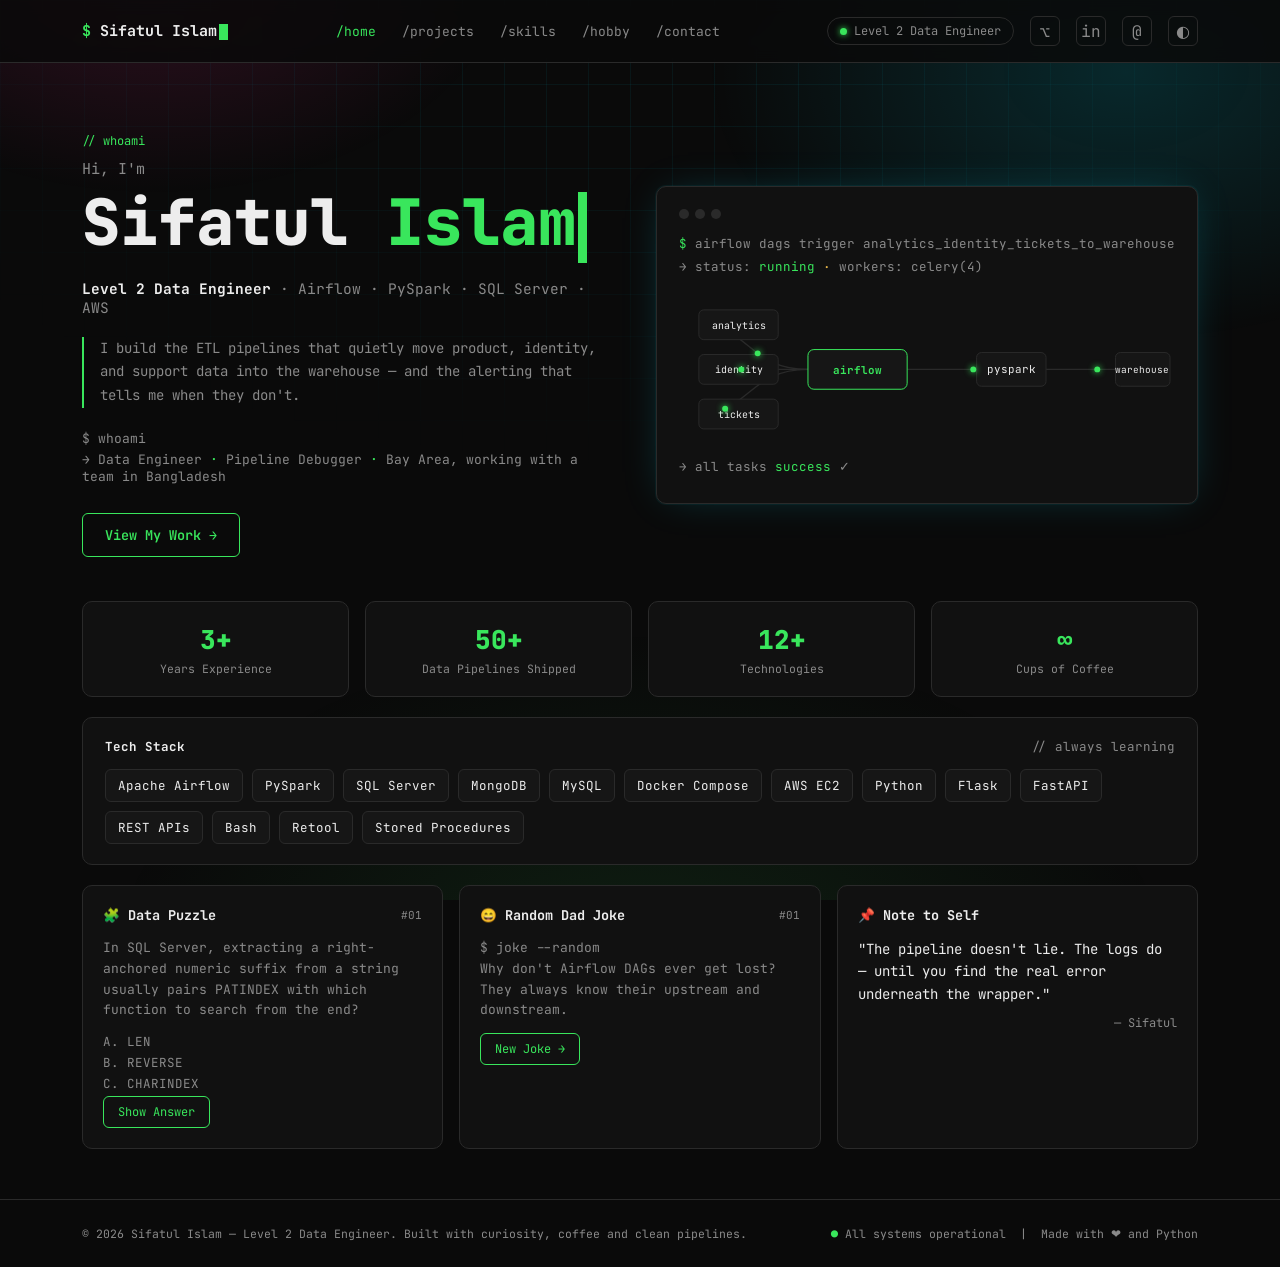
<file: index.html>
<!DOCTYPE html>
<html lang="en">
<head>
<meta charset="UTF-8">
<meta name="viewport" content="width=device-width, initial-scale=1.0">
<title>sifatul.exe — Data Engineer</title>
<link rel="preconnect" href="https://fonts.googleapis.com">
<link href="https://fonts.googleapis.com/css2?family=JetBrains+Mono:wght@400;500;600;700;800&display=swap" rel="stylesheet">
<link rel="stylesheet" href="style.css">
</head>
<body>

<nav>
  <div class="wrap">
    <div class="logo"><a href="./"><span class="dollar">$</span> Sifatul Islam<span class="cursor"></span></a></div>
    <button class="nav-toggle" id="navToggle" aria-label="Toggle menu">☰</button>
    <div class="center">
      <a href="./" class="active">/home</a>
      <a href="projects/">/projects</a>
      <a href="skills/">/skills</a>
      <a href="hobby/">/hobby</a>
      <a href="contact/">/contact</a>
    </div>
    <div class="right">
      <div class="status-chip"><span class="status-dot"></span> Level 2 Data Engineer</div>
      <a class="icon-btn" href="#" title="GitHub">⌥</a>
      <a class="icon-btn" href="https://www.linkedin.com/in/md-sifatul-islam-362971182" target="_blank" title="LinkedIn">in</a>
      <a class="icon-btn" href="mailto:sifatulislamk@gmail.com" title="Email">@</a>
      <div class="icon-btn" id="themeToggle" title="Toggle theme">◐</div>
    </div>
  </div>
</nav>

<header class="hero" id="home">
  <div class="wrap">
    <div class="hero-grid">
      <div>
        <div class="section-tag">whoami</div>
        <div style="font-size:15px; color:var(--muted);">Hi, I'm</div>
        <h1>Sifatul <span class="green">Islam</span><span class="cursor"></span></h1>
        <div class="subtitle"><b>Level 2 Data Engineer</b> · Airflow · PySpark · SQL Server · AWS</div>
        <blockquote>I build the ETL pipelines that quietly move product, identity, and support data into the warehouse — and the alerting that tells me when they don't.</blockquote>
        <div class="whoami">
          <div>$ whoami</div>
          <div>→ Data Engineer <span class="g">·</span> Pipeline Debugger <span class="g">·</span> Bay Area, working with a team in Bangladesh</div>
        </div>
        <a href="projects/" class="btn">View My Work →</a>
      </div>

      <div class="hero-visual">
        <div class="winbar"><span></span><span></span><span></span></div>
        <div class="term-line"><span class="g">$</span> airflow dags trigger analytics_identity_tickets_to_warehouse</div>
        <div class="term-line">→ status: <span class="g">running</span> <span class="a">·</span> workers: celery(4)</div>
        <svg class="pipe" viewBox="0 0 500 150" xmlns="http://www.w3.org/2000/svg">
          <path id="p1" class="pedge" d="M20,30 C70,30 70,75 130,75"/>
          <path id="p2" class="pedge" d="M20,75 L130,75"/>
          <path id="p3" class="pedge" d="M20,120 C70,120 70,75 130,75"/>
          <path id="p4" class="pedge" d="M230,75 L300,75"/>
          <path id="p5" class="pedge" d="M370,75 L440,75"/>

          <rect class="pbox" x="20" y="15" width="80" height="30" rx="5"/>
          <text class="ptxt" x="60" y="34" text-anchor="middle" style="font-size:10px;">analytics</text>
          <rect class="pbox" x="20" y="60" width="80" height="30" rx="5"/>
          <text class="ptxt" x="60" y="79" text-anchor="middle" style="font-size:10px;">identity</text>
          <rect class="pbox" x="20" y="105" width="80" height="30" rx="5"/>
          <text class="ptxt" x="60" y="124" text-anchor="middle" style="font-size:10px;">tickets</text>

          <rect class="pbox on" x="130" y="55" width="100" height="40" rx="6"/>
          <text class="ptxt on" x="180" y="80" text-anchor="middle">airflow</text>

          <rect class="pbox" x="300" y="58" width="70" height="34" rx="5"/>
          <text class="ptxt" x="335" y="79" text-anchor="middle">pyspark</text>

          <rect class="pbox" x="440" y="58" width="55" height="34" rx="5"/>
          <text class="ptxt" x="467" y="79" text-anchor="middle" style="font-size:9.5px;">warehouse</text>

          <circle class="pdot" r="3"><animateMotion dur="2.4s" repeatCount="indefinite"><mpath href="#p1"/></animateMotion></circle>
          <circle class="pdot" r="3"><animateMotion dur="2.4s" repeatCount="indefinite" begin="0.4s"><mpath href="#p2"/></animateMotion></circle>
          <circle class="pdot" r="3"><animateMotion dur="2.4s" repeatCount="indefinite" begin="0.8s"><mpath href="#p3"/></animateMotion></circle>
          <circle class="pdot" r="3"><animateMotion dur="1.4s" repeatCount="indefinite"><mpath href="#p4"/></animateMotion></circle>
          <circle class="pdot" r="3"><animateMotion dur="1.4s" repeatCount="indefinite" begin="0.3s"><mpath href="#p5"/></animateMotion></circle>
        </svg>
        <div class="term-line" style="margin-top:10px;">→ all tasks <span class="g">success</span> ✓</div>
      </div>
    </div>

    <div class="stats">
      <div class="stat"><div class="num">3+</div><div class="lbl">Years Experience</div></div>
      <div class="stat"><div class="num">50+</div><div class="lbl">Data Pipelines Shipped</div></div>
      <div class="stat"><div class="num">12+</div><div class="lbl">Technologies</div></div>
      <div class="stat"><div class="num">∞</div><div class="lbl">Cups of Coffee</div></div>
    </div>

    <div class="stack-panel">
      <div class="stack-head"><b>Tech Stack</b><span>// always learning</span></div>
      <div class="pill-row">
        <span class="pill">Apache Airflow</span><span class="pill">PySpark</span><span class="pill">SQL Server</span>
        <span class="pill">MongoDB</span><span class="pill">MySQL</span><span class="pill">Docker Compose</span>
        <span class="pill">AWS EC2</span><span class="pill">Python</span><span class="pill">Flask</span>
        <span class="pill">FastAPI</span><span class="pill">REST APIs</span><span class="pill">Bash</span>
        <span class="pill">Retool</span><span class="pill">Stored Procedures</span>
      </div>
    </div>

    <div class="widgets">
      <div class="widget">
        <div class="widget-head">🧩 Data Puzzle <span class="n">#01</span></div>
        <p>In SQL Server, extracting a right-anchored numeric suffix from a string usually pairs <code>PATINDEX</code> with which function to search from the end?</p>
        <div class="opt">A. LEN</div>
        <div class="opt">B. REVERSE</div>
        <div class="opt">C. CHARINDEX</div>
        <button class="wbtn" onclick="document.getElementById('ans1').style.display='block'">Show Answer</button>
        <div class="answer" id="ans1">→ B. REVERSE — reverse the string, run PATINDEX from the front, then map the position back.</div>
      </div>

      <div class="widget">
        <div class="widget-head">😄 Random Dad Joke <span class="n" id="jokeNum">#01</span></div>
        <p id="jokeText">$ joke --random<br>Why don't Airflow DAGs ever get lost? They always know their upstream and downstream.</p>
        <button class="wbtn" onclick="nextJoke()">New Joke →</button>
      </div>

      <div class="widget">
        <div class="widget-head">📌 Note to Self</div>
        <div class="quote">"The pipeline doesn't lie. The logs do — until you find the real error underneath the wrapper."</div>
        <div class="quote-by">— Sifatul</div>
      </div>
    </div>
  </div>
</header>

<footer>
  <div class="wrap" style="display:flex; justify-content:space-between; flex-wrap:wrap; gap:8px; width:100%;">
    <div>© 2026 Sifatul Islam — Level 2 Data Engineer. Built with curiosity, coffee and clean pipelines.</div>
    <div><span class="g">●</span> All systems operational &nbsp;|&nbsp; Made with ❤ and Python</div>
  </div>
</footer>

<script src="script.js"></script>
</body>
</html>
</file>
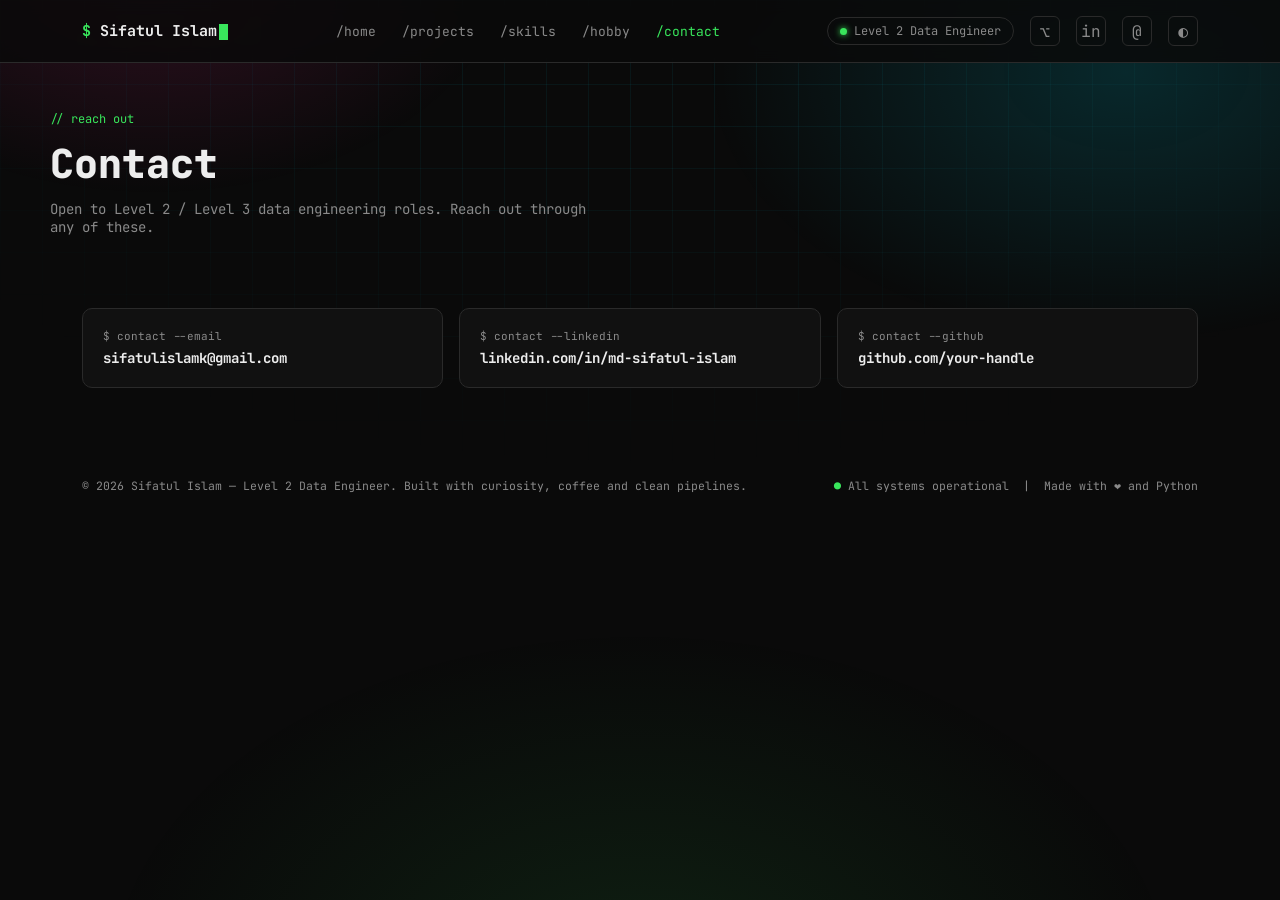
<file: contact/index.html>
<!DOCTYPE html>
<html lang="en">
<head>
<meta charset="UTF-8">
<meta name="viewport" content="width=device-width, initial-scale=1.0">
<title>Contact — Sifatul Islam</title>
<link rel="preconnect" href="https://fonts.googleapis.com">
<link href="https://fonts.googleapis.com/css2?family=JetBrains+Mono:wght@400;500;600;700;800&display=swap" rel="stylesheet">
<link rel="stylesheet" href="../style.css">
</head>
<body>

<nav>
  <div class="wrap">
    <div class="logo"><a href="../"><span class="dollar">$</span> Sifatul Islam<span class="cursor"></span></a></div>
    <button class="nav-toggle" id="navToggle" aria-label="Toggle menu">☰</button>
    <div class="center">
      <a href="../">/home</a>
      <a href="../projects/">/projects</a>
      <a href="../skills/">/skills</a>
      <a href="../hobby/">/hobby</a>
      <a href="../contact/" class="active">/contact</a>
    </div>
    <div class="right">
      <div class="status-chip"><span class="status-dot"></span> Level 2 Data Engineer</div>
      <a class="icon-btn" href="#" title="GitHub">⌥</a>
      <a class="icon-btn" href="https://www.linkedin.com/in/md-sifatul-islam-362971182" target="_blank" title="LinkedIn">in</a>
      <a class="icon-btn" href="mailto:sifatulislamk@gmail.com" title="Email">@</a>
      <div class="icon-btn" id="themeToggle" title="Toggle theme">◐</div>
    </div>
  </div>
</nav>

<div class="wrap page-header">
  <div class="section-tag">reach out</div>
  <h1>Contact</h1>
  <p>Open to Level 2 / Level 3 data engineering roles. Reach out through any of these.</p>
</div>

<section style="border-bottom:none;">
  <div class="wrap">
    <div class="contact-grid">
      <a class="ccard" href="mailto:sifatulislamk@gmail.com"><div class="l">$ contact --email</div><div class="v">sifatulislamk@gmail.com</div></a>
      <a class="ccard" href="https://www.linkedin.com/in/md-sifatul-islam-362971182" target="_blank"><div class="l">$ contact --linkedin</div><div class="v">linkedin.com/in/md-sifatul-islam</div></a>
      <a class="ccard" href="#" target="_blank"><div class="l">$ contact --github</div><div class="v">github.com/your-handle</div></a>
    </div>
  </div>
</section>

<footer>
  <div class="wrap" style="display:flex; justify-content:space-between; flex-wrap:wrap; gap:8px; width:100%;">
    <div>© 2026 Sifatul Islam — Level 2 Data Engineer. Built with curiosity, coffee and clean pipelines.</div>
    <div><span class="g">●</span> All systems operational &nbsp;|&nbsp; Made with ❤ and Python</div>
  </div>
</footer>

<script src="../script.js"></script>
</body>
</html>
</file>
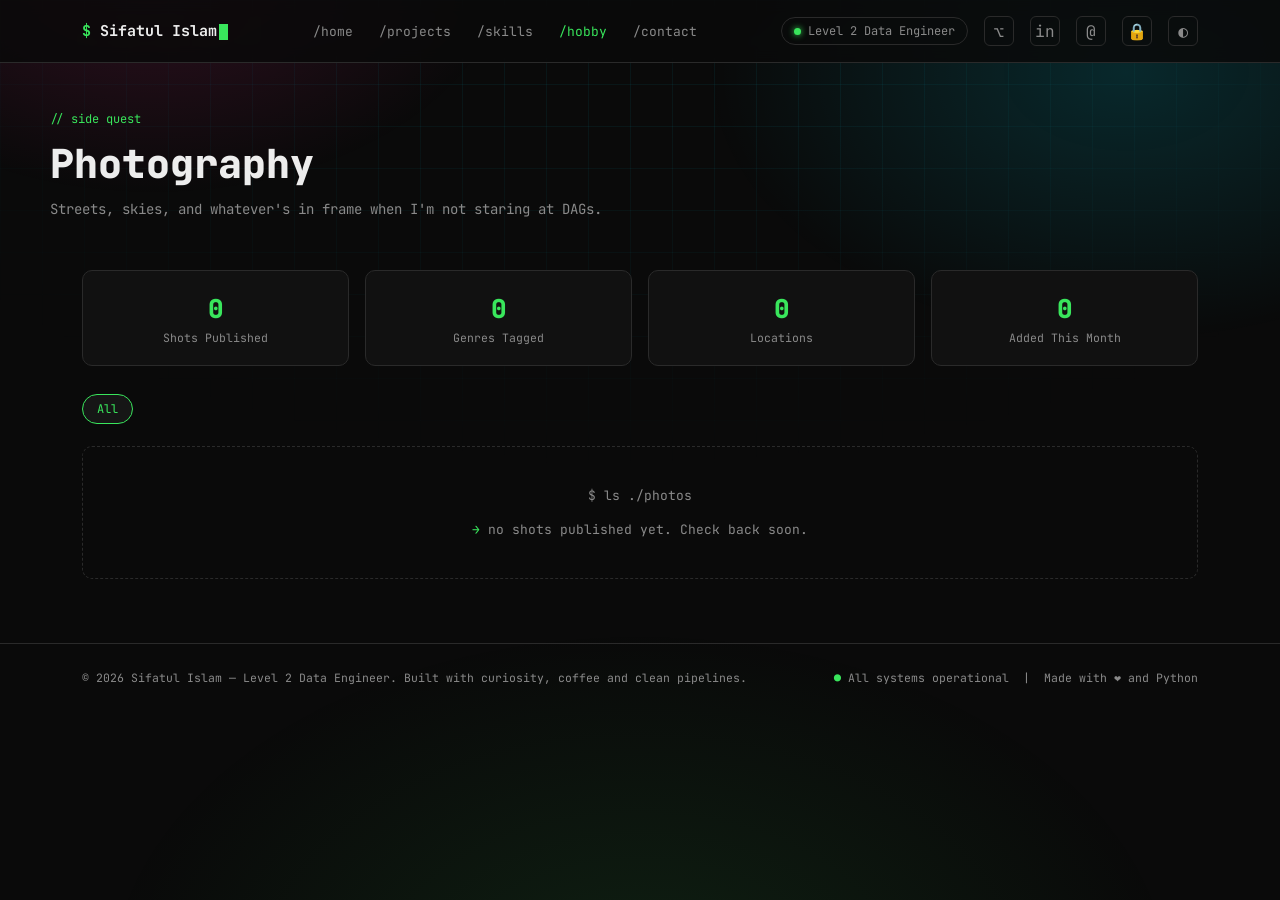
<file: hobby/index.html>
<!DOCTYPE html>
<html lang="en">
<head>
<meta charset="UTF-8">
<meta name="viewport" content="width=device-width, initial-scale=1.0">
<title>Photography — Sifatul Islam</title>
<link rel="preconnect" href="https://fonts.googleapis.com">
<link href="https://fonts.googleapis.com/css2?family=JetBrains+Mono:wght@400;500;600;700;800&display=swap" rel="stylesheet">
<link rel="stylesheet" href="../style.css">
</head>
<body>

<nav>
  <div class="wrap">
    <div class="logo"><a href="../"><span class="dollar">$</span> Sifatul Islam<span class="cursor"></span></a></div>
    <button class="nav-toggle" id="navToggle" aria-label="Toggle menu">☰</button>
    <div class="center">
      <a href="../">/home</a>
      <a href="../projects/">/projects</a>
      <a href="../skills/">/skills</a>
      <a href="../hobby/" class="active">/hobby</a>
      <a href="../contact/">/contact</a>
    </div>
    <div class="right">
      <div class="status-chip"><span class="status-dot"></span> Level 2 Data Engineer</div>
      <a class="icon-btn" href="#" title="GitHub">⌥</a>
      <a class="icon-btn" href="https://www.linkedin.com/in/md-sifatul-islam-362971182" target="_blank" title="LinkedIn">in</a>
      <a class="icon-btn" href="mailto:sifatulislamk@gmail.com" title="Email">@</a>
      <div class="icon-btn" id="lockToggle" title="Unlock uploads">🔒</div>
      <div class="icon-btn" id="themeToggle" title="Toggle theme">◐</div>
    </div>
  </div>
</nav>

<div class="wrap page-header">
  <div class="section-tag">side quest</div>
  <h1>Photography</h1>
  <p>Streets, skies, and whatever's in frame when I'm not staring at DAGs.</p>
</div>

<section style="padding-top:0;">
  <div class="wrap">

    <div class="stats" id="galleryStats">
      <div class="stat"><div class="num" id="statTotal">0</div><div class="lbl">Shots Published</div></div>
      <div class="stat"><div class="num" id="statTags">0</div><div class="lbl">Genres Tagged</div></div>
      <div class="stat"><div class="num" id="statPlaces">0</div><div class="lbl">Locations</div></div>
      <div class="stat"><div class="num" id="statRecent">0</div><div class="lbl">Added This Month</div></div>
    </div>

    <div class="term-card admin-only" id="adminPanel" style="margin-top:24px;">
      <div class="cardhead">
        <div class="winbar"><span></span><span></span><span></span></div>
        <div class="backup-links">
          <button type="button" id="exportBtn">export backup</button>
          <button type="button" id="importBtn">import backup</button>
          <input type="file" id="importFile" accept="application/json" style="display:none;">
        </div>
      </div>
      <button type="button" id="publishBtn" class="publish-btn">↑ Publish photos-data.js (makes drafts visible to visitors)</button>
      <div class="term-line"><span class="g">$</span> photo add --new <span style="color:var(--muted);">(admin mode — visitors don't see this panel)</span></div>
      <form class="upload-form" id="photoForm" style="margin-top:14px;">
        <label class="drop-zone" id="dropZone">
          <img class="dz-preview" id="dzPreview" alt="">
          <span id="dzText">Drag a photo here, or click to browse<br><span style="font-size:11px;">JPG or PNG · resized automatically</span></span>
          <input type="file" id="photoInput" accept="image/*">
        </label>

        <div class="field">
          <label>Caption</label>
          <input type="text" id="captionInput" placeholder="Fog rolling over the Bay Bridge" maxlength="120">
        </div>
        <div class="field">
          <label>Location (optional)</label>
          <input type="text" id="locationInput" placeholder="San Francisco, CA" maxlength="60">
        </div>
        <div class="field">
          <label>Genre</label>
          <select id="tagInput">
            <option value="Street">Street</option>
            <option value="Landscape">Landscape</option>
            <option value="Portrait">Portrait</option>
            <option value="Architecture">Architecture</option>
            <option value="Nature">Nature</option>
            <option value="Night">Night</option>
            <option value="Other">Other</option>
          </select>
        </div>
        <div class="field">
          <label>Date taken (optional)</label>
          <input type="date" id="dateInput">
        </div>

        <button type="submit" class="savebtn">Save Shot →</button>
        <div class="form-msg" id="formMsg"></div>
      </form>
    </div>

    <div class="filter-row" id="filterRow">
      <div class="chip active" data-tag="all">All</div>
    </div>

    <div id="emptyState" class="empty-state" style="display:none;">
      $ ls ./photos<br><br>
      <span class="g">→</span> no shots published yet. Check back soon.
    </div>

    <div class="gallery-grid" id="galleryGrid"></div>

  </div>
</section>

<div class="lightbox" id="lightbox">
  <div class="lightbox-inner">
    <div class="lightbox-bar">
      <div class="lightbox-nav">
        <div class="icon-btn" id="lbPrev" title="Previous">←</div>
        <div class="icon-btn" id="lbNext" title="Next">→</div>
      </div>
      <div class="icon-btn" id="lbClose" title="Close">✕</div>
    </div>
    <img class="lightbox-img" id="lbImg" alt="">
    <div class="lightbox-cap" id="lbCap"></div>
    <div class="lightbox-meta" id="lbMeta"></div>
  </div>
</div>

<footer>
  <div class="wrap" style="display:flex; justify-content:space-between; flex-wrap:wrap; gap:8px; width:100%;">
    <div>© 2026 Sifatul Islam — Level 2 Data Engineer. Built with curiosity, coffee and clean pipelines.</div>
    <div><span class="g">●</span> All systems operational &nbsp;|&nbsp; Made with ❤ and Python</div>
  </div>
</footer>

<script src="photos-data.js"></script>
<script src="../script.js"></script>
</body>
</html>
</file>
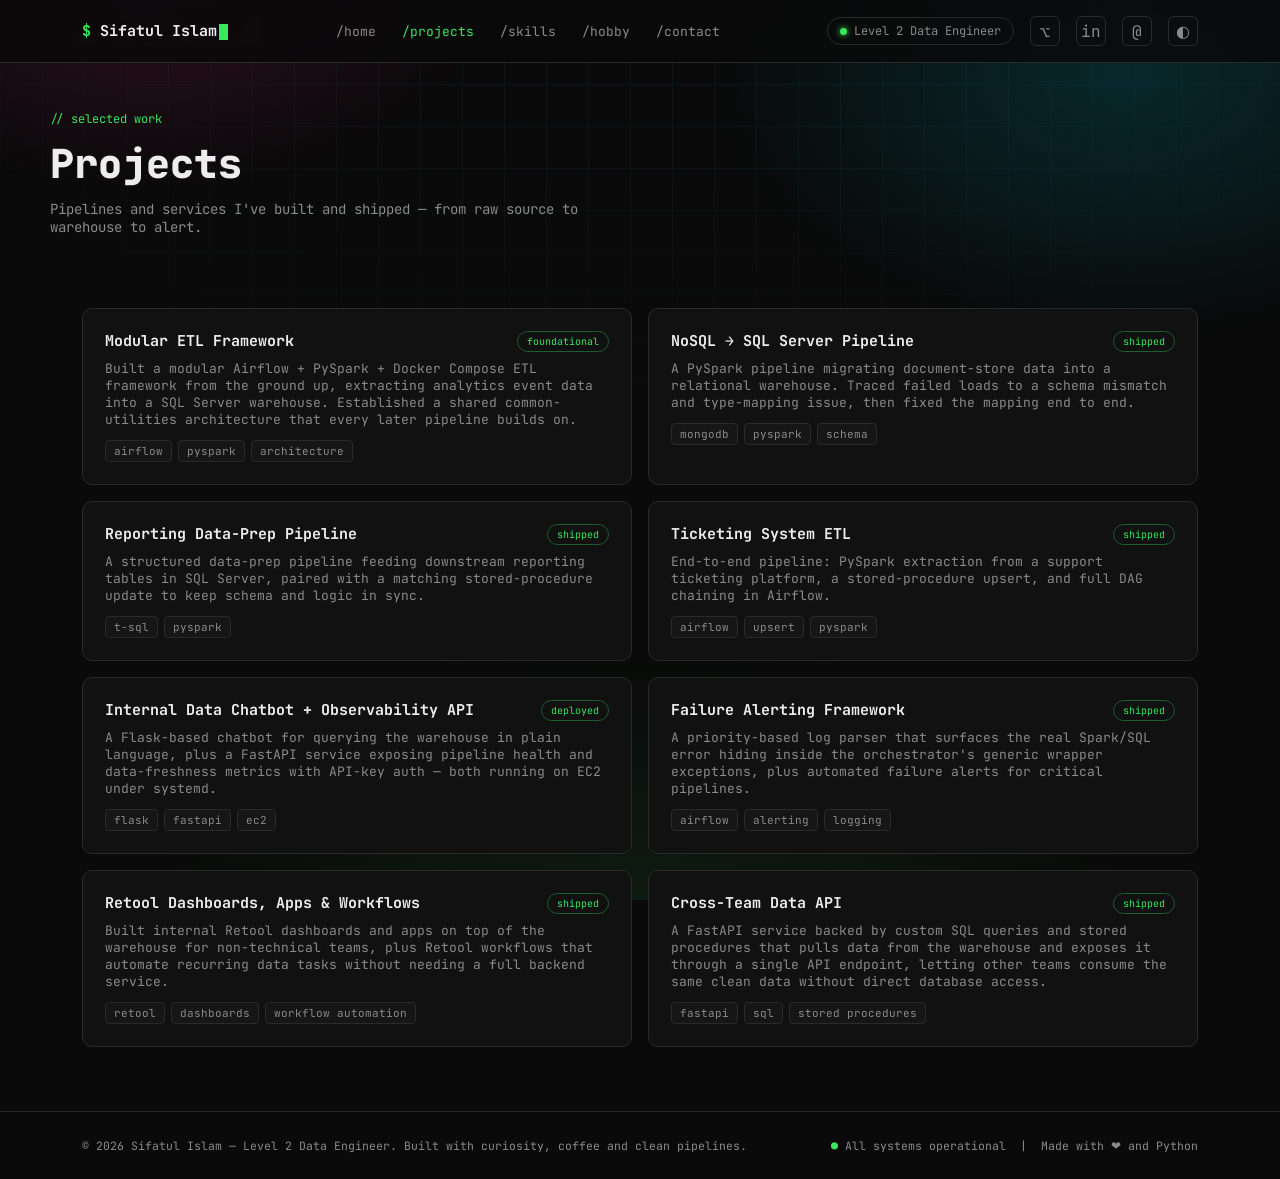
<file: projects/index.html>
<!DOCTYPE html>
<html lang="en">
<head>
<meta charset="UTF-8">
<meta name="viewport" content="width=device-width, initial-scale=1.0">
<title>Projects — Sifatul Islam</title>
<link rel="preconnect" href="https://fonts.googleapis.com">
<link href="https://fonts.googleapis.com/css2?family=JetBrains+Mono:wght@400;500;600;700;800&display=swap" rel="stylesheet">
<link rel="stylesheet" href="../style.css">
</head>
<body>

<nav>
  <div class="wrap">
    <div class="logo"><a href="../"><span class="dollar">$</span> Sifatul Islam<span class="cursor"></span></a></div>
    <button class="nav-toggle" id="navToggle" aria-label="Toggle menu">☰</button>
    <div class="center">
      <a href="../">/home</a>
      <a href="../projects/" class="active">/projects</a>
      <a href="../skills/">/skills</a>
      <a href="../hobby/">/hobby</a>
      <a href="../contact/">/contact</a>
    </div>
    <div class="right">
      <div class="status-chip"><span class="status-dot"></span> Level 2 Data Engineer</div>
      <a class="icon-btn" href="#" title="GitHub">⌥</a>
      <a class="icon-btn" href="https://www.linkedin.com/in/md-sifatul-islam-362971182" target="_blank" title="LinkedIn">in</a>
      <a class="icon-btn" href="mailto:sifatulislamk@gmail.com" title="Email">@</a>
      <div class="icon-btn" id="themeToggle" title="Toggle theme">◐</div>
    </div>
  </div>
</nav>

<div class="wrap page-header">
  <div class="section-tag">selected work</div>
  <h1>Projects</h1>
  <p>Pipelines and services I've built and shipped — from raw source to warehouse to alert.</p>
</div>

<section>
  <div class="wrap">
    <div class="proj-grid">
      <div class="proj">
        <div class="proj-top"><h3>Modular ETL Framework</h3><span class="tagpill">foundational</span></div>
        <p>Built a modular Airflow + PySpark + Docker Compose ETL framework from the ground up, extracting analytics event data into a SQL Server warehouse. Established a shared common-utilities architecture that every later pipeline builds on.</p>
        <div class="tagrow"><span>airflow</span><span>pyspark</span><span>architecture</span></div>
      </div>
      <div class="proj">
        <div class="proj-top"><h3>NoSQL → SQL Server Pipeline</h3><span class="tagpill">shipped</span></div>
        <p>A PySpark pipeline migrating document-store data into a relational warehouse. Traced failed loads to a schema mismatch and type-mapping issue, then fixed the mapping end to end.</p>
        <div class="tagrow"><span>mongodb</span><span>pyspark</span><span>schema</span></div>
      </div>
      <div class="proj">
        <div class="proj-top"><h3>Reporting Data-Prep Pipeline</h3><span class="tagpill">shipped</span></div>
        <p>A structured data-prep pipeline feeding downstream reporting tables in SQL Server, paired with a matching stored-procedure update to keep schema and logic in sync.</p>
        <div class="tagrow"><span>t-sql</span><span>pyspark</span></div>
      </div>
      <div class="proj">
        <div class="proj-top"><h3>Ticketing System ETL</h3><span class="tagpill">shipped</span></div>
        <p>End-to-end pipeline: PySpark extraction from a support ticketing platform, a stored-procedure upsert, and full DAG chaining in Airflow.</p>
        <div class="tagrow"><span>airflow</span><span>upsert</span><span>pyspark</span></div>
      </div>
      <div class="proj">
        <div class="proj-top"><h3>Internal Data Chatbot + Observability API</h3><span class="tagpill">deployed</span></div>
        <p>A Flask-based chatbot for querying the warehouse in plain language, plus a FastAPI service exposing pipeline health and data-freshness metrics with API-key auth — both running on EC2 under systemd.</p>
        <div class="tagrow"><span>flask</span><span>fastapi</span><span>ec2</span></div>
      </div>
      <div class="proj">
        <div class="proj-top"><h3>Failure Alerting Framework</h3><span class="tagpill">shipped</span></div>
        <p>A priority-based log parser that surfaces the real Spark/SQL error hiding inside the orchestrator's generic wrapper exceptions, plus automated failure alerts for critical pipelines.</p>
        <div class="tagrow"><span>airflow</span><span>alerting</span><span>logging</span></div>
      </div>
      <div class="proj">
        <div class="proj-top"><h3>Retool Dashboards, Apps &amp; Workflows</h3><span class="tagpill">shipped</span></div>
        <p>Built internal Retool dashboards and apps on top of the warehouse for non-technical teams, plus Retool workflows that automate recurring data tasks without needing a full backend service.</p>
        <div class="tagrow"><span>retool</span><span>dashboards</span><span>workflow automation</span></div>
      </div>
      <div class="proj">
        <div class="proj-top"><h3>Cross-Team Data API</h3><span class="tagpill">shipped</span></div>
        <p>A FastAPI service backed by custom SQL queries and stored procedures that pulls data from the warehouse and exposes it through a single API endpoint, letting other teams consume the same clean data without direct database access.</p>
        <div class="tagrow"><span>fastapi</span><span>sql</span><span>stored procedures</span></div>
      </div>
    </div>
  </div>
</section>

<footer>
  <div class="wrap" style="display:flex; justify-content:space-between; flex-wrap:wrap; gap:8px; width:100%;">
    <div>© 2026 Sifatul Islam — Level 2 Data Engineer. Built with curiosity, coffee and clean pipelines.</div>
    <div><span class="g">●</span> All systems operational &nbsp;|&nbsp; Made with ❤ and Python</div>
  </div>
</footer>

<script src="../script.js"></script>
</body>
</html>
</file>
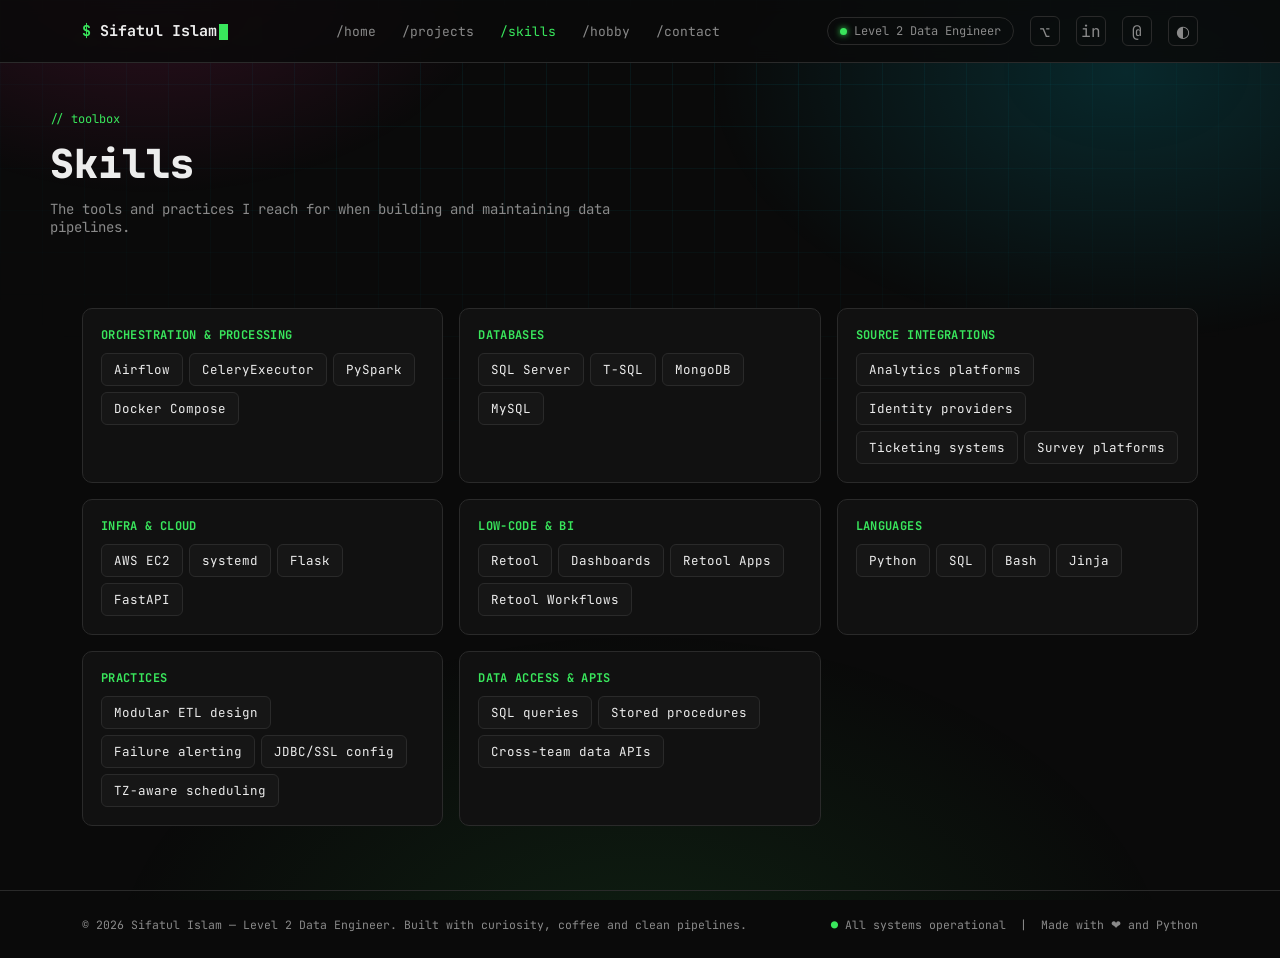
<file: skills/index.html>
<!DOCTYPE html>
<html lang="en">
<head>
<meta charset="UTF-8">
<meta name="viewport" content="width=device-width, initial-scale=1.0">
<title>Skills — Sifatul Islam</title>
<link rel="preconnect" href="https://fonts.googleapis.com">
<link href="https://fonts.googleapis.com/css2?family=JetBrains+Mono:wght@400;500;600;700;800&display=swap" rel="stylesheet">
<link rel="stylesheet" href="../style.css">
</head>
<body>

<nav>
  <div class="wrap">
    <div class="logo"><a href="../"><span class="dollar">$</span> Sifatul Islam<span class="cursor"></span></a></div>
    <button class="nav-toggle" id="navToggle" aria-label="Toggle menu">☰</button>
    <div class="center">
      <a href="../">/home</a>
      <a href="../projects/">/projects</a>
      <a href="../skills/" class="active">/skills</a>
      <a href="../hobby/">/hobby</a>
      <a href="../contact/">/contact</a>
    </div>
    <div class="right">
      <div class="status-chip"><span class="status-dot"></span> Level 2 Data Engineer</div>
      <a class="icon-btn" href="#" title="GitHub">⌥</a>
      <a class="icon-btn" href="https://www.linkedin.com/in/md-sifatul-islam-362971182" target="_blank" title="LinkedIn">in</a>
      <a class="icon-btn" href="mailto:sifatulislamk@gmail.com" title="Email">@</a>
      <div class="icon-btn" id="themeToggle" title="Toggle theme">◐</div>
    </div>
  </div>
</nav>

<div class="wrap page-header">
  <div class="section-tag">toolbox</div>
  <h1>Skills</h1>
  <p>The tools and practices I reach for when building and maintaining data pipelines.</p>
</div>

<section>
  <div class="wrap">
    <div class="skill-grid">
      <div class="skillcard"><h4>Orchestration &amp; Processing</h4><div class="pill-row"><span class="pill">Airflow</span><span class="pill">CeleryExecutor</span><span class="pill">PySpark</span><span class="pill">Docker Compose</span></div></div>
      <div class="skillcard"><h4>Databases</h4><div class="pill-row"><span class="pill">SQL Server</span><span class="pill">T-SQL</span><span class="pill">MongoDB</span><span class="pill">MySQL</span></div></div>
      <div class="skillcard"><h4>Source Integrations</h4><div class="pill-row"><span class="pill">Analytics platforms</span><span class="pill">Identity providers</span><span class="pill">Ticketing systems</span><span class="pill">Survey platforms</span></div></div>
      <div class="skillcard"><h4>Infra &amp; Cloud</h4><div class="pill-row"><span class="pill">AWS EC2</span><span class="pill">systemd</span><span class="pill">Flask</span><span class="pill">FastAPI</span></div></div>
      <div class="skillcard"><h4>Low-Code &amp; BI</h4><div class="pill-row"><span class="pill">Retool</span><span class="pill">Dashboards</span><span class="pill">Retool Apps</span><span class="pill">Retool Workflows</span></div></div>
      <div class="skillcard"><h4>Languages</h4><div class="pill-row"><span class="pill">Python</span><span class="pill">SQL</span><span class="pill">Bash</span><span class="pill">Jinja</span></div></div>
      <div class="skillcard"><h4>Practices</h4><div class="pill-row"><span class="pill">Modular ETL design</span><span class="pill">Failure alerting</span><span class="pill">JDBC/SSL config</span><span class="pill">TZ-aware scheduling</span></div></div>
      <div class="skillcard"><h4>Data Access &amp; APIs</h4><div class="pill-row"><span class="pill">SQL queries</span><span class="pill">Stored procedures</span><span class="pill">Cross-team data APIs</span></div></div>
    </div>
  </div>
</section>

<footer>
  <div class="wrap" style="display:flex; justify-content:space-between; flex-wrap:wrap; gap:8px; width:100%;">
    <div>© 2026 Sifatul Islam — Level 2 Data Engineer. Built with curiosity, coffee and clean pipelines.</div>
    <div><span class="g">●</span> All systems operational &nbsp;|&nbsp; Made with ❤ and Python</div>
  </div>
</footer>

<script src="../script.js"></script>
</body>
</html>
</file>
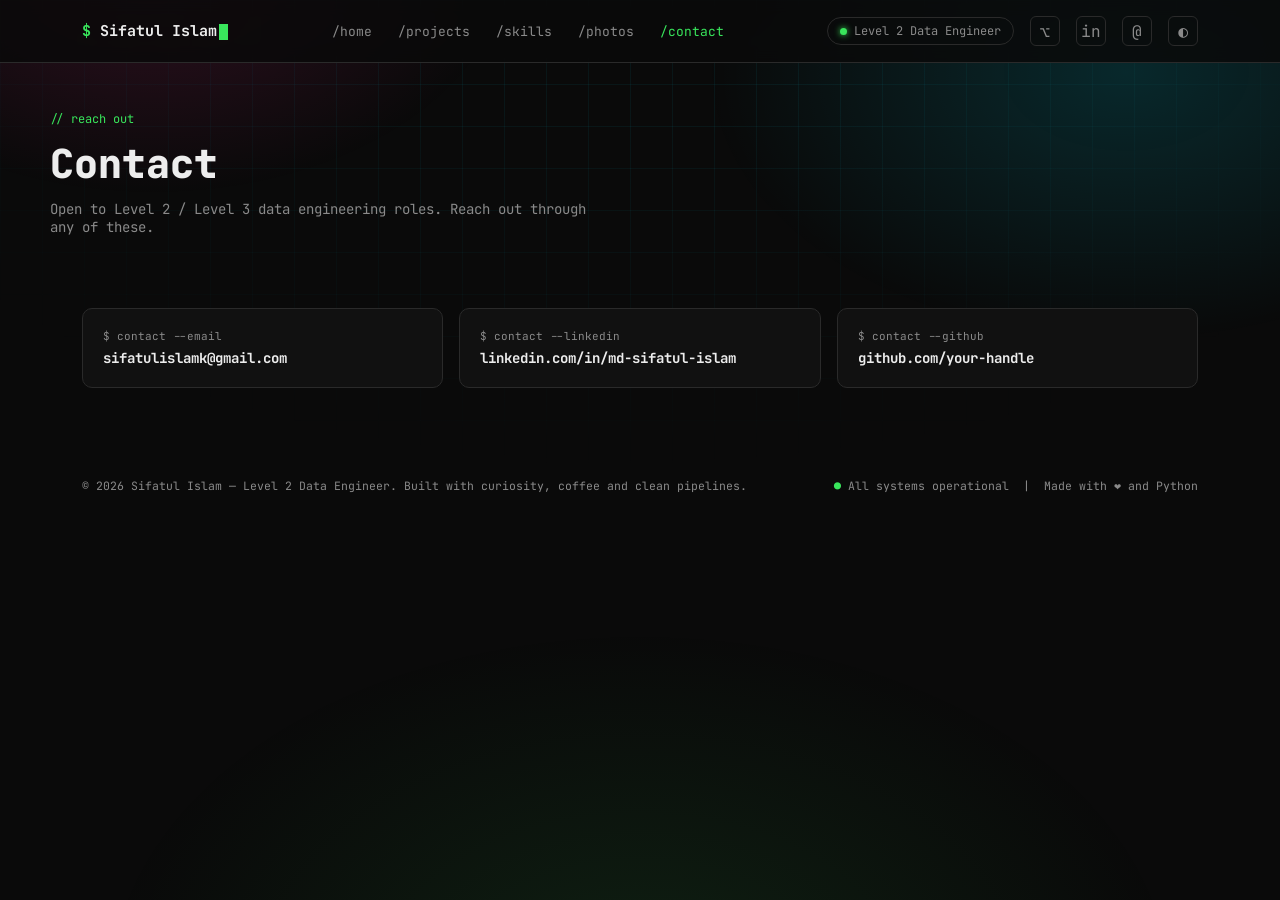
<file: contact.html>
<!DOCTYPE html>
<html lang="en">
<head>
<meta charset="UTF-8">
<meta name="viewport" content="width=device-width, initial-scale=1.0">
<title>Contact — Sifatul Islam</title>
<link rel="preconnect" href="https://fonts.googleapis.com">
<link href="https://fonts.googleapis.com/css2?family=JetBrains+Mono:wght@400;500;600;700;800&display=swap" rel="stylesheet">
<link rel="stylesheet" href="style.css">
</head>
<body>

<nav>
  <div class="wrap">
    <div class="logo"><span class="dollar">$</span> Sifatul Islam<span class="cursor"></span></div>
    <div class="center">
      <a href="index.html">/home</a>
      <a href="projects.html">/projects</a>
      <a href="skills.html">/skills</a>
      <a href="photography.html">/photos</a>
      <a href="contact.html" class="active">/contact</a>
    </div>
    <div class="right">
      <div class="status-chip"><span class="status-dot"></span> Level 2 Data Engineer</div>
      <a class="icon-btn" href="#" title="GitHub">⌥</a>
      <a class="icon-btn" href="https://www.linkedin.com/in/md-sifatul-islam-362971182" target="_blank" title="LinkedIn">in</a>
      <a class="icon-btn" href="mailto:sifatulislamk@gmail.com" title="Email">@</a>
      <div class="icon-btn" id="themeToggle" title="Toggle theme">◐</div>
    </div>
  </div>
</nav>

<div class="wrap page-header">
  <div class="section-tag">reach out</div>
  <h1>Contact</h1>
  <p>Open to Level 2 / Level 3 data engineering roles. Reach out through any of these.</p>
</div>

<section style="border-bottom:none;">
  <div class="wrap">
    <div class="contact-grid">
      <a class="ccard" href="mailto:sifatulislamk@gmail.com"><div class="l">$ contact --email</div><div class="v">sifatulislamk@gmail.com</div></a>
      <a class="ccard" href="https://www.linkedin.com/in/md-sifatul-islam-362971182" target="_blank"><div class="l">$ contact --linkedin</div><div class="v">linkedin.com/in/md-sifatul-islam</div></a>
      <a class="ccard" href="#" target="_blank"><div class="l">$ contact --github</div><div class="v">github.com/your-handle</div></a>
    </div>
  </div>
</section>

<footer>
  <div class="wrap" style="display:flex; justify-content:space-between; flex-wrap:wrap; gap:8px; width:100%;">
    <div>© 2026 Sifatul Islam — Level 2 Data Engineer. Built with curiosity, coffee and clean pipelines.</div>
    <div><span class="g">●</span> All systems operational &nbsp;|&nbsp; Made with ❤ and Python</div>
  </div>
</footer>

<script src="script.js"></script>
</body>
</html>
</file>
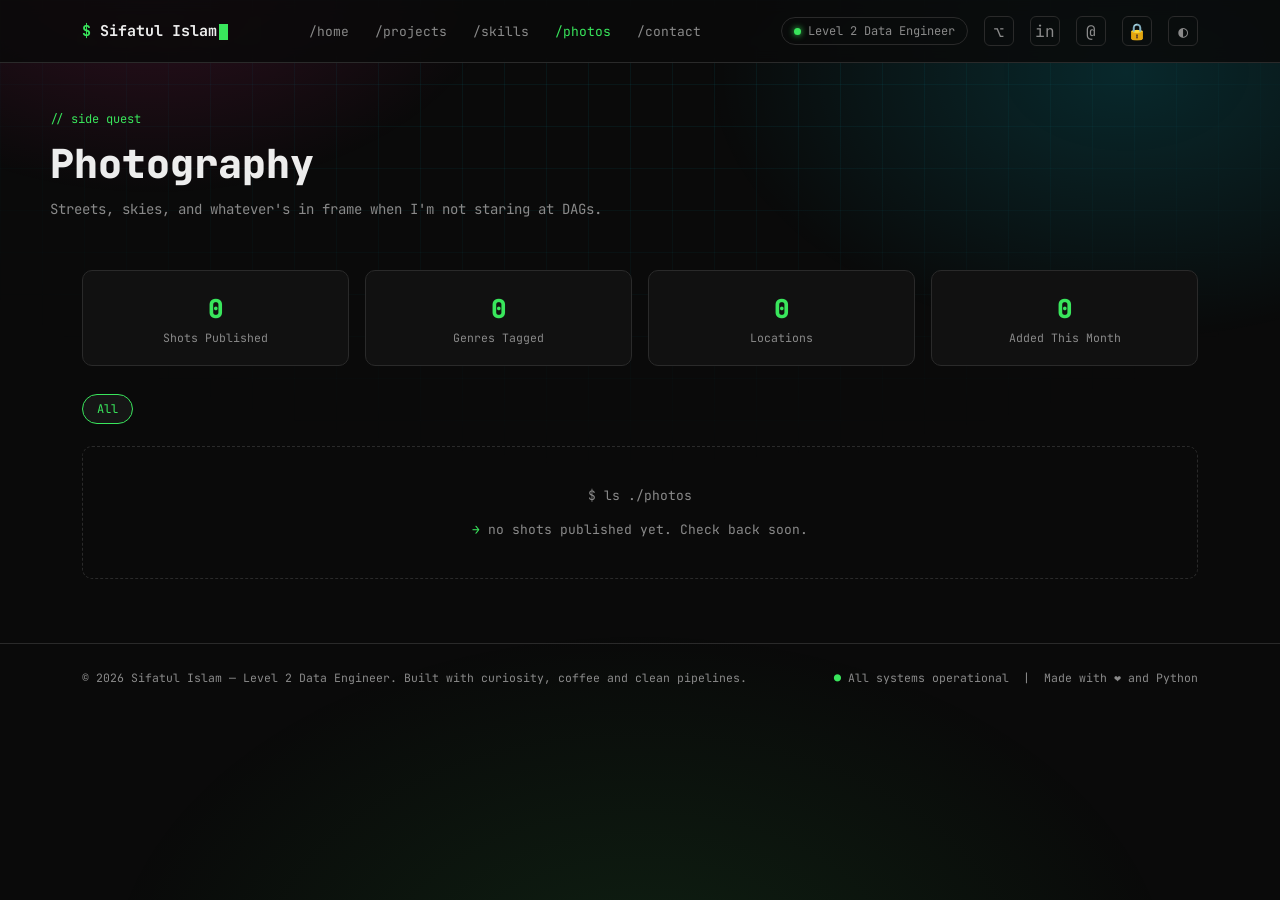
<file: photography.html>
<!DOCTYPE html>
<html lang="en">
<head>
<meta charset="UTF-8">
<meta name="viewport" content="width=device-width, initial-scale=1.0">
<title>Photography — Sifatul Islam</title>
<link rel="preconnect" href="https://fonts.googleapis.com">
<link href="https://fonts.googleapis.com/css2?family=JetBrains+Mono:wght@400;500;600;700;800&display=swap" rel="stylesheet">
<link rel="stylesheet" href="style.css">
</head>
<body>

<nav>
  <div class="wrap">
    <div class="logo"><span class="dollar">$</span> Sifatul Islam<span class="cursor"></span></div>
    <div class="center">
      <a href="index.html">/home</a>
      <a href="projects.html">/projects</a>
      <a href="skills.html">/skills</a>
      <a href="photography.html" class="active">/photos</a>
      <a href="contact.html">/contact</a>
    </div>
    <div class="right">
      <div class="status-chip"><span class="status-dot"></span> Level 2 Data Engineer</div>
      <a class="icon-btn" href="#" title="GitHub">⌥</a>
      <a class="icon-btn" href="https://www.linkedin.com/in/md-sifatul-islam-362971182" target="_blank" title="LinkedIn">in</a>
      <a class="icon-btn" href="mailto:sifatulislamk@gmail.com" title="Email">@</a>
      <div class="icon-btn" id="lockToggle" title="Unlock uploads">🔒</div>
      <div class="icon-btn" id="themeToggle" title="Toggle theme">◐</div>
    </div>
  </div>
</nav>

<div class="wrap page-header">
  <div class="section-tag">side quest</div>
  <h1>Photography</h1>
  <p>Streets, skies, and whatever's in frame when I'm not staring at DAGs.</p>
</div>

<section style="padding-top:0;">
  <div class="wrap">

    <div class="stats" id="galleryStats">
      <div class="stat"><div class="num" id="statTotal">0</div><div class="lbl">Shots Published</div></div>
      <div class="stat"><div class="num" id="statTags">0</div><div class="lbl">Genres Tagged</div></div>
      <div class="stat"><div class="num" id="statPlaces">0</div><div class="lbl">Locations</div></div>
      <div class="stat"><div class="num" id="statRecent">0</div><div class="lbl">Added This Month</div></div>
    </div>

    <div class="term-card admin-only" id="adminPanel" style="margin-top:24px;">
      <div class="cardhead">
        <div class="winbar"><span></span><span></span><span></span></div>
        <div class="backup-links">
          <button type="button" id="publishBtn">publish photos-data.js</button>
          <button type="button" id="exportBtn">export backup</button>
          <button type="button" id="importBtn">import backup</button>
          <input type="file" id="importFile" accept="application/json" style="display:none;">
        </div>
      </div>
      <div class="term-line"><span class="g">$</span> photo add --new <span style="color:var(--muted);">(admin mode — visitors don't see this panel)</span></div>
      <form class="upload-form" id="photoForm" style="margin-top:14px;">
        <label class="drop-zone" id="dropZone">
          <img class="dz-preview" id="dzPreview" alt="">
          <span id="dzText">Drag a photo here, or click to browse<br><span style="font-size:11px;">JPG or PNG · resized automatically</span></span>
          <input type="file" id="photoInput" accept="image/*">
        </label>

        <div class="field">
          <label>Caption</label>
          <input type="text" id="captionInput" placeholder="Fog rolling over the Bay Bridge" maxlength="120">
        </div>
        <div class="field">
          <label>Location (optional)</label>
          <input type="text" id="locationInput" placeholder="San Francisco, CA" maxlength="60">
        </div>
        <div class="field">
          <label>Genre</label>
          <select id="tagInput">
            <option value="Street">Street</option>
            <option value="Landscape">Landscape</option>
            <option value="Portrait">Portrait</option>
            <option value="Architecture">Architecture</option>
            <option value="Nature">Nature</option>
            <option value="Night">Night</option>
            <option value="Other">Other</option>
          </select>
        </div>
        <div class="field">
          <label>Date taken (optional)</label>
          <input type="date" id="dateInput">
        </div>

        <button type="submit" class="savebtn">Save Shot →</button>
        <div class="form-msg" id="formMsg"></div>
      </form>
    </div>

    <div class="filter-row" id="filterRow">
      <div class="chip active" data-tag="all">All</div>
    </div>

    <div id="emptyState" class="empty-state" style="display:none;">
      $ ls ./photos<br><br>
      <span class="g">→</span> no shots published yet. Check back soon.
    </div>

    <div class="gallery-grid" id="galleryGrid"></div>

  </div>
</section>

<div class="lightbox" id="lightbox">
  <div class="lightbox-inner">
    <div class="lightbox-bar">
      <div class="lightbox-nav">
        <div class="icon-btn" id="lbPrev" title="Previous">←</div>
        <div class="icon-btn" id="lbNext" title="Next">→</div>
      </div>
      <div class="icon-btn" id="lbClose" title="Close">✕</div>
    </div>
    <img class="lightbox-img" id="lbImg" alt="">
    <div class="lightbox-cap" id="lbCap"></div>
    <div class="lightbox-meta" id="lbMeta"></div>
  </div>
</div>

<footer>
  <div class="wrap" style="display:flex; justify-content:space-between; flex-wrap:wrap; gap:8px; width:100%;">
    <div>© 2026 Sifatul Islam — Level 2 Data Engineer. Built with curiosity, coffee and clean pipelines.</div>
    <div><span class="g">●</span> All systems operational &nbsp;|&nbsp; Made with ❤ and Python</div>
  </div>
</footer>

<script src="photos-data.js"></script>
<script src="script.js"></script>
</body>
</html>
</file>
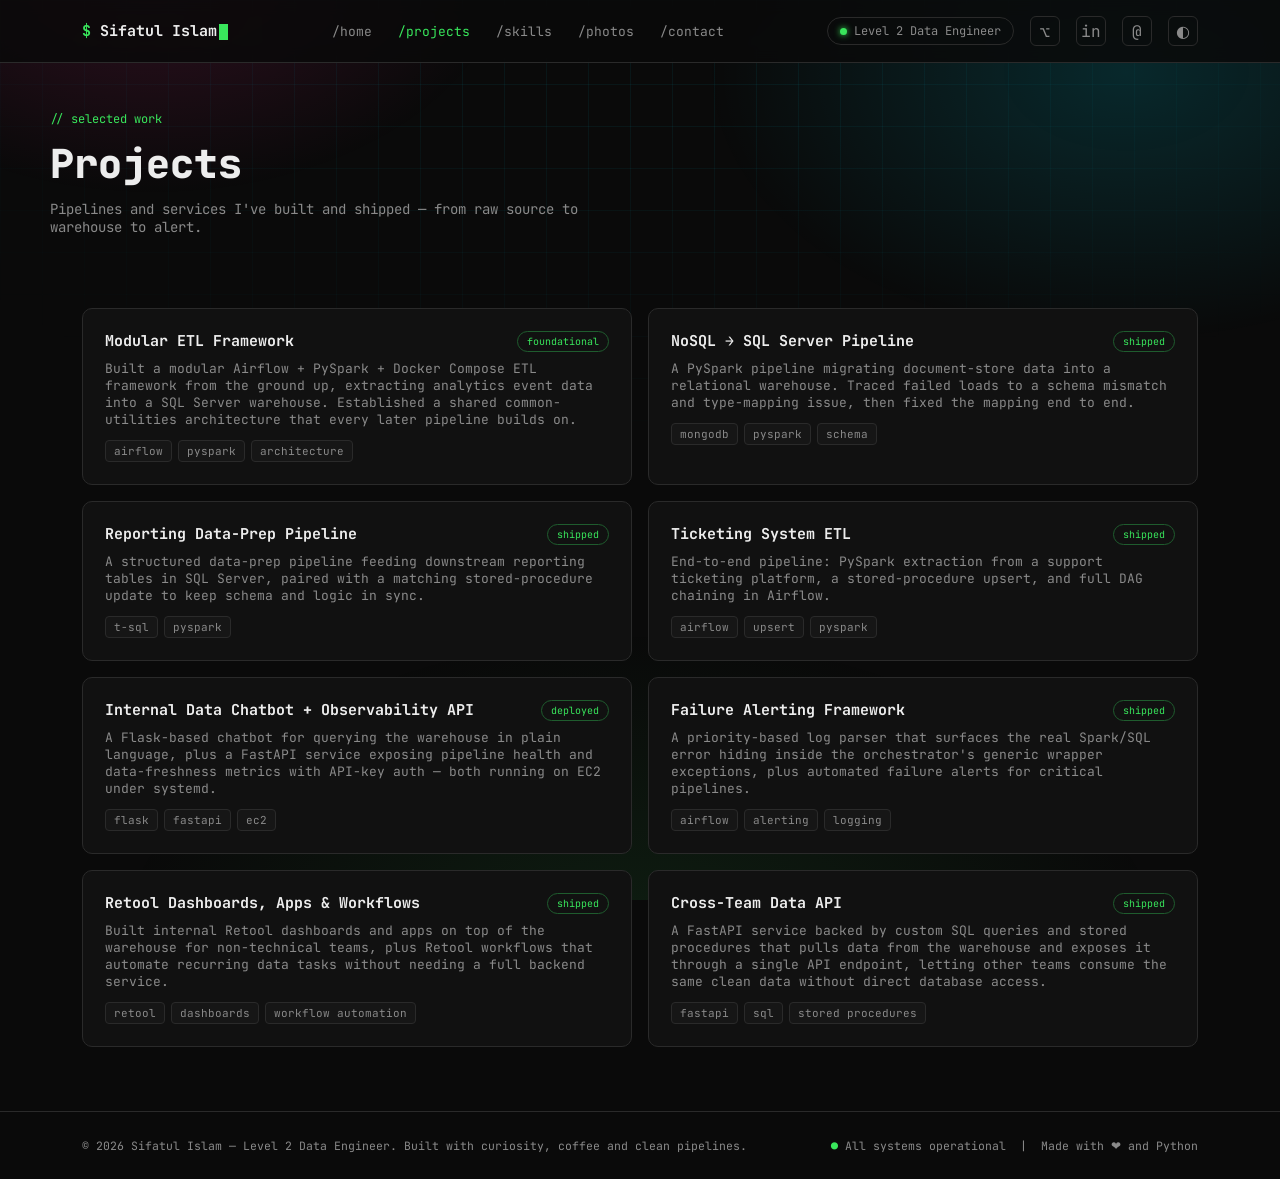
<file: projects.html>
<!DOCTYPE html>
<html lang="en">
<head>
<meta charset="UTF-8">
<meta name="viewport" content="width=device-width, initial-scale=1.0">
<title>Projects — Sifatul Islam</title>
<link rel="preconnect" href="https://fonts.googleapis.com">
<link href="https://fonts.googleapis.com/css2?family=JetBrains+Mono:wght@400;500;600;700;800&display=swap" rel="stylesheet">
<link rel="stylesheet" href="style.css">
</head>
<body>

<nav>
  <div class="wrap">
    <div class="logo"><span class="dollar">$</span> Sifatul Islam<span class="cursor"></span></div>
    <div class="center">
      <a href="index.html">/home</a>
      <a href="projects.html" class="active">/projects</a>
      <a href="skills.html">/skills</a>
      <a href="photography.html">/photos</a>
      <a href="contact.html">/contact</a>
    </div>
    <div class="right">
      <div class="status-chip"><span class="status-dot"></span> Level 2 Data Engineer</div>
      <a class="icon-btn" href="#" title="GitHub">⌥</a>
      <a class="icon-btn" href="https://www.linkedin.com/in/md-sifatul-islam-362971182" target="_blank" title="LinkedIn">in</a>
      <a class="icon-btn" href="mailto:sifatulislamk@gmail.com" title="Email">@</a>
      <div class="icon-btn" id="themeToggle" title="Toggle theme">◐</div>
    </div>
  </div>
</nav>

<div class="wrap page-header">
  <div class="section-tag">selected work</div>
  <h1>Projects</h1>
  <p>Pipelines and services I've built and shipped — from raw source to warehouse to alert.</p>
</div>

<section>
  <div class="wrap">
    <div class="proj-grid">
      <div class="proj">
        <div class="proj-top"><h3>Modular ETL Framework</h3><span class="tagpill">foundational</span></div>
        <p>Built a modular Airflow + PySpark + Docker Compose ETL framework from the ground up, extracting analytics event data into a SQL Server warehouse. Established a shared common-utilities architecture that every later pipeline builds on.</p>
        <div class="tagrow"><span>airflow</span><span>pyspark</span><span>architecture</span></div>
      </div>
      <div class="proj">
        <div class="proj-top"><h3>NoSQL → SQL Server Pipeline</h3><span class="tagpill">shipped</span></div>
        <p>A PySpark pipeline migrating document-store data into a relational warehouse. Traced failed loads to a schema mismatch and type-mapping issue, then fixed the mapping end to end.</p>
        <div class="tagrow"><span>mongodb</span><span>pyspark</span><span>schema</span></div>
      </div>
      <div class="proj">
        <div class="proj-top"><h3>Reporting Data-Prep Pipeline</h3><span class="tagpill">shipped</span></div>
        <p>A structured data-prep pipeline feeding downstream reporting tables in SQL Server, paired with a matching stored-procedure update to keep schema and logic in sync.</p>
        <div class="tagrow"><span>t-sql</span><span>pyspark</span></div>
      </div>
      <div class="proj">
        <div class="proj-top"><h3>Ticketing System ETL</h3><span class="tagpill">shipped</span></div>
        <p>End-to-end pipeline: PySpark extraction from a support ticketing platform, a stored-procedure upsert, and full DAG chaining in Airflow.</p>
        <div class="tagrow"><span>airflow</span><span>upsert</span><span>pyspark</span></div>
      </div>
      <div class="proj">
        <div class="proj-top"><h3>Internal Data Chatbot + Observability API</h3><span class="tagpill">deployed</span></div>
        <p>A Flask-based chatbot for querying the warehouse in plain language, plus a FastAPI service exposing pipeline health and data-freshness metrics with API-key auth — both running on EC2 under systemd.</p>
        <div class="tagrow"><span>flask</span><span>fastapi</span><span>ec2</span></div>
      </div>
      <div class="proj">
        <div class="proj-top"><h3>Failure Alerting Framework</h3><span class="tagpill">shipped</span></div>
        <p>A priority-based log parser that surfaces the real Spark/SQL error hiding inside the orchestrator's generic wrapper exceptions, plus automated failure alerts for critical pipelines.</p>
        <div class="tagrow"><span>airflow</span><span>alerting</span><span>logging</span></div>
      </div>
      <div class="proj">
        <div class="proj-top"><h3>Retool Dashboards, Apps &amp; Workflows</h3><span class="tagpill">shipped</span></div>
        <p>Built internal Retool dashboards and apps on top of the warehouse for non-technical teams, plus Retool workflows that automate recurring data tasks without needing a full backend service.</p>
        <div class="tagrow"><span>retool</span><span>dashboards</span><span>workflow automation</span></div>
      </div>
      <div class="proj">
        <div class="proj-top"><h3>Cross-Team Data API</h3><span class="tagpill">shipped</span></div>
        <p>A FastAPI service backed by custom SQL queries and stored procedures that pulls data from the warehouse and exposes it through a single API endpoint, letting other teams consume the same clean data without direct database access.</p>
        <div class="tagrow"><span>fastapi</span><span>sql</span><span>stored procedures</span></div>
      </div>
    </div>
  </div>
</section>

<footer>
  <div class="wrap" style="display:flex; justify-content:space-between; flex-wrap:wrap; gap:8px; width:100%;">
    <div>© 2026 Sifatul Islam — Level 2 Data Engineer. Built with curiosity, coffee and clean pipelines.</div>
    <div><span class="g">●</span> All systems operational &nbsp;|&nbsp; Made with ❤ and Python</div>
  </div>
</footer>

<script src="script.js"></script>
</body>
</html>
</file>
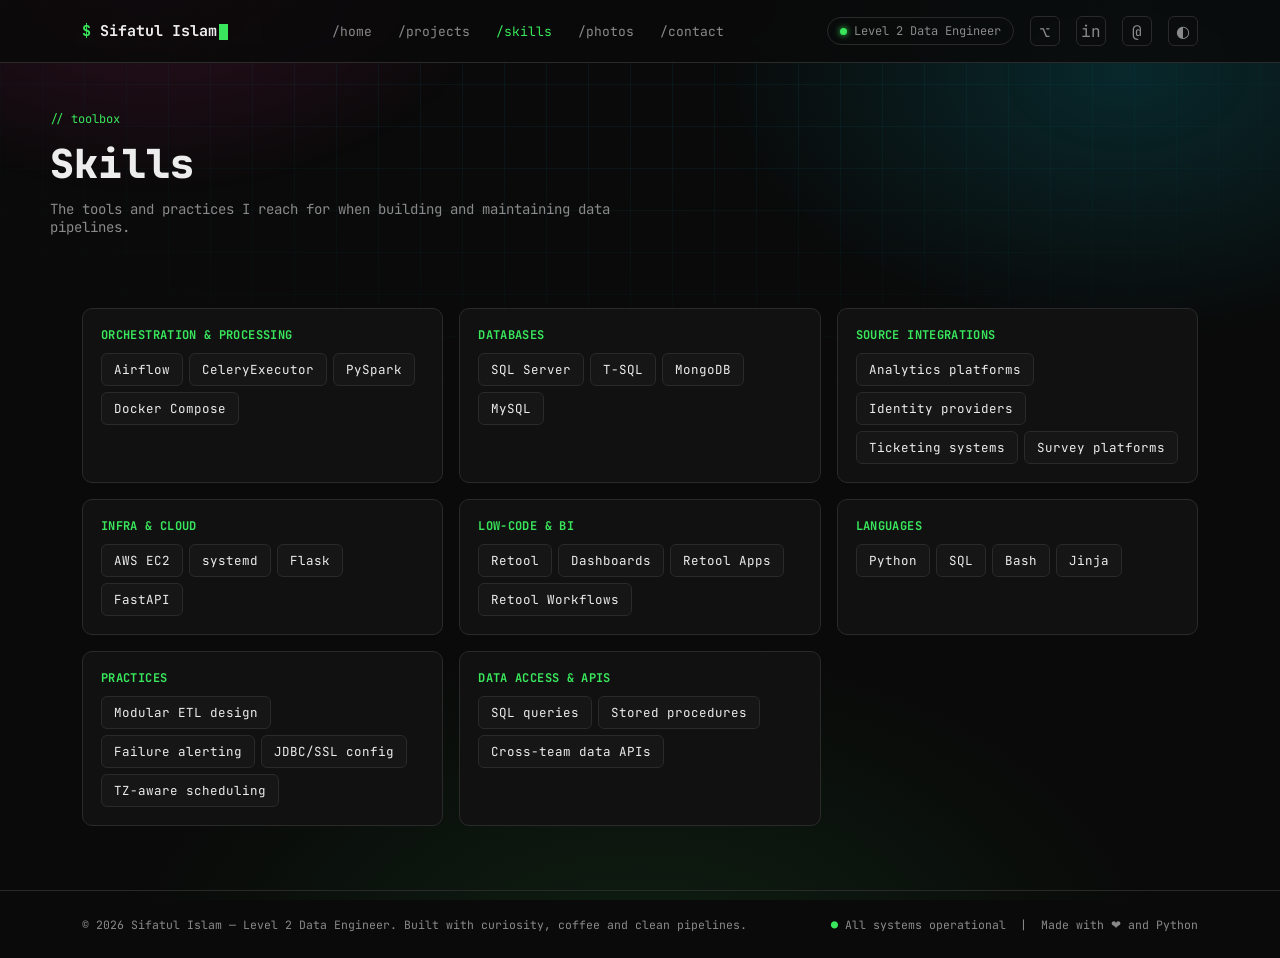
<file: skills.html>
<!DOCTYPE html>
<html lang="en">
<head>
<meta charset="UTF-8">
<meta name="viewport" content="width=device-width, initial-scale=1.0">
<title>Skills — Sifatul Islam</title>
<link rel="preconnect" href="https://fonts.googleapis.com">
<link href="https://fonts.googleapis.com/css2?family=JetBrains+Mono:wght@400;500;600;700;800&display=swap" rel="stylesheet">
<link rel="stylesheet" href="style.css">
</head>
<body>

<nav>
  <div class="wrap">
    <div class="logo"><span class="dollar">$</span> Sifatul Islam<span class="cursor"></span></div>
    <div class="center">
      <a href="index.html">/home</a>
      <a href="projects.html">/projects</a>
      <a href="skills.html" class="active">/skills</a>
      <a href="photography.html">/photos</a>
      <a href="contact.html">/contact</a>
    </div>
    <div class="right">
      <div class="status-chip"><span class="status-dot"></span> Level 2 Data Engineer</div>
      <a class="icon-btn" href="#" title="GitHub">⌥</a>
      <a class="icon-btn" href="https://www.linkedin.com/in/md-sifatul-islam-362971182" target="_blank" title="LinkedIn">in</a>
      <a class="icon-btn" href="mailto:sifatulislamk@gmail.com" title="Email">@</a>
      <div class="icon-btn" id="themeToggle" title="Toggle theme">◐</div>
    </div>
  </div>
</nav>

<div class="wrap page-header">
  <div class="section-tag">toolbox</div>
  <h1>Skills</h1>
  <p>The tools and practices I reach for when building and maintaining data pipelines.</p>
</div>

<section>
  <div class="wrap">
    <div class="skill-grid">
      <div class="skillcard"><h4>Orchestration &amp; Processing</h4><div class="pill-row"><span class="pill">Airflow</span><span class="pill">CeleryExecutor</span><span class="pill">PySpark</span><span class="pill">Docker Compose</span></div></div>
      <div class="skillcard"><h4>Databases</h4><div class="pill-row"><span class="pill">SQL Server</span><span class="pill">T-SQL</span><span class="pill">MongoDB</span><span class="pill">MySQL</span></div></div>
      <div class="skillcard"><h4>Source Integrations</h4><div class="pill-row"><span class="pill">Analytics platforms</span><span class="pill">Identity providers</span><span class="pill">Ticketing systems</span><span class="pill">Survey platforms</span></div></div>
      <div class="skillcard"><h4>Infra &amp; Cloud</h4><div class="pill-row"><span class="pill">AWS EC2</span><span class="pill">systemd</span><span class="pill">Flask</span><span class="pill">FastAPI</span></div></div>
      <div class="skillcard"><h4>Low-Code &amp; BI</h4><div class="pill-row"><span class="pill">Retool</span><span class="pill">Dashboards</span><span class="pill">Retool Apps</span><span class="pill">Retool Workflows</span></div></div>
      <div class="skillcard"><h4>Languages</h4><div class="pill-row"><span class="pill">Python</span><span class="pill">SQL</span><span class="pill">Bash</span><span class="pill">Jinja</span></div></div>
      <div class="skillcard"><h4>Practices</h4><div class="pill-row"><span class="pill">Modular ETL design</span><span class="pill">Failure alerting</span><span class="pill">JDBC/SSL config</span><span class="pill">TZ-aware scheduling</span></div></div>
      <div class="skillcard"><h4>Data Access &amp; APIs</h4><div class="pill-row"><span class="pill">SQL queries</span><span class="pill">Stored procedures</span><span class="pill">Cross-team data APIs</span></div></div>
    </div>
  </div>
</section>

<footer>
  <div class="wrap" style="display:flex; justify-content:space-between; flex-wrap:wrap; gap:8px; width:100%;">
    <div>© 2026 Sifatul Islam — Level 2 Data Engineer. Built with curiosity, coffee and clean pipelines.</div>
    <div><span class="g">●</span> All systems operational &nbsp;|&nbsp; Made with ❤ and Python</div>
  </div>
</footer>

<script src="script.js"></script>
</body>
</html>
</file>
<file: style.css>
:root{
  --bg:#0A0A0A;
  --panel:#111111;
  --panel-2:#161616;
  --line:#2A2A2A;
  --text:#EDEDED;
  --muted:#8A8A8A;
  --green:#39E65C;
  --green-dim:#1F5C2E;
  --amber:#E8B84A;
  --red:#E2726B;
  --neon-magenta:#FF2E9A;
  --neon-cyan:#00E5FF;
}
body.light{
  --bg:#F5F5F0;
  --panel:#FFFFFF;
  --panel-2:#F0F0EC;
  --line:#DDDDD5;
  --text:#151515;
  --muted:#666660;
  --green:#1E9E3B;
  --green-dim:#BEE8C7;
}
*{box-sizing:border-box; margin:0; padding:0;}
html{scroll-behavior:smooth;}
body{
  background:var(--bg); color:var(--text);
  font-family:'JetBrains Mono', monospace;
  transition:background .2s ease, color .2s ease;
  position:relative;
}
body::before{
  content:"";
  position:fixed; inset:0; z-index:-2;
  background-image:
    linear-gradient(rgba(0,229,255,0.06) 1px, transparent 1px),
    linear-gradient(90deg, rgba(0,229,255,0.06) 1px, transparent 1px);
  background-size:42px 42px;
  -webkit-mask-image:radial-gradient(ellipse 90% 70% at 50% 0%, #000 20%, transparent 75%);
  mask-image:radial-gradient(ellipse 90% 70% at 50% 0%, #000 20%, transparent 75%);
}
body::after{
  content:"";
  position:fixed; inset:0; z-index:-3;
  background:
    radial-gradient(600px 400px at 12% -5%, rgba(255,46,154,0.16), transparent 60%),
    radial-gradient(700px 450px at 88% 8%, rgba(0,229,255,0.14), transparent 60%),
    radial-gradient(900px 600px at 50% 110%, rgba(57,230,92,0.10), transparent 60%);
}
body.light::before{opacity:0.4;}
body.light::after{opacity:0.5;}
a{color:inherit; text-decoration:none;}
.wrap{max-width:1180px; margin:0 auto; padding:0 32px;}
code, .mono{font-family:'JetBrains Mono', monospace;}
::selection{background:var(--green); color:#000;}

.cursor{display:inline-block; width:9px; height:1.1em; background:var(--green); vertical-align:middle; margin-left:2px; animation:blink 1s steps(1) infinite;}
@keyframes blink{50%{opacity:0;}}

/* NAV */
nav{position:sticky; top:0; z-index:50; background:rgba(10,10,10,0.85); backdrop-filter:blur(8px); border-bottom:1px solid var(--line);}
body.light nav{background:rgba(245,245,240,0.85);}
nav .wrap{position:relative; display:flex; align-items:center; justify-content:space-between; padding:16px 32px;}
.logo{font-weight:700; font-size:15px;}
.logo .dollar{color:var(--green);}
.logo a{color:var(--text);}
nav .center{display:flex; gap:26px; font-size:13px; color:var(--muted);}
nav .center a.active, nav .center a:hover{color:var(--green);}
nav .right{display:flex; align-items:center; gap:16px;}
.status-chip{display:flex; align-items:center; gap:7px; font-size:12px; color:var(--muted); border:1px solid var(--line); padding:5px 12px; border-radius:20px;}
.status-dot{width:7px; height:7px; border-radius:50%; background:var(--green); box-shadow:0 0 6px var(--green);}
.icon-btn{width:30px; height:30px; border:1px solid var(--line); border-radius:6px; display:flex; align-items:center; justify-content:center; cursor:pointer; color:var(--muted);}
.icon-btn:hover{color:var(--green); border-color:var(--green);}
.nav-toggle{display:none; width:34px; height:34px; border:1px solid var(--line); border-radius:6px; background:none; color:var(--text); font-size:16px; align-items:center; justify-content:center; cursor:pointer;}
@media(max-width:900px){
  .nav-toggle{display:flex;}
  nav .center{display:none; position:absolute; top:100%; left:0; right:0; flex-direction:column; gap:2px; background:var(--panel); border-bottom:1px solid var(--line); padding:10px 32px 16px;}
  nav.open .center{display:flex;}
  nav .center a{padding:10px 0; border-bottom:1px solid var(--line);}
  nav .center a:last-child{border-bottom:none;}
  .status-chip{display:none;}
}


section{padding:64px 0; border-bottom:1px solid var(--line);}
.section-tag{color:var(--green); font-size:12px; margin-bottom:10px;}
.section-tag::before{content:"// ";}
h2.title{font-size:24px; margin-bottom:36px;}
p.lede{color:var(--muted); font-size:14px; max-width:560px; margin-bottom:36px;}

/* HERO */
.hero{padding:70px 0 50px; border-bottom:1px solid var(--line);}
.hero-grid{display:grid; grid-template-columns:1.05fr 0.95fr; gap:40px; align-items:center;}
.hero h1{font-size:clamp(40px,6vw,64px); font-weight:800; line-height:1.05; margin:10px 0 16px;}
.hero h1 .green{color:var(--green);}
.hero .subtitle{color:var(--muted); font-size:14.5px; margin-bottom:20px;}
.hero .subtitle b{color:var(--text);}
.hero blockquote{border-left:2px solid var(--green); padding-left:16px; color:var(--muted); font-size:14px; margin-bottom:22px; line-height:1.7;}
.whoami{font-size:13px; color:var(--muted); margin-bottom:28px;}
.whoami .g{color:var(--green);}
.whoami div{margin-top:4px;}
.btn{display:inline-block; padding:12px 22px; border:1px solid var(--green); color:var(--green); border-radius:6px; font-size:13.5px; font-weight:600;}
.btn:hover{background:var(--green); color:#001a05;}

/* hero visual - pipeline card */
.hero-visual{background:var(--panel); border:1px solid var(--line); border-radius:10px; padding:22px; position:relative; box-shadow:0 0 0 1px rgba(0,229,255,0.05), 0 0 40px -12px rgba(0,229,255,0.25);}
.hero-visual .winbar{display:flex; gap:6px; margin-bottom:16px;}
.winbar span{width:10px; height:10px; border-radius:50%; background:var(--line);}
.term-line{font-size:clamp(10.5px, 1.5vw, 12.5px); color:var(--muted); margin-bottom:6px; white-space:nowrap; overflow-x:auto; overflow-y:hidden; scrollbar-width:none;}
.term-line::-webkit-scrollbar{display:none;}
.term-line .g{color:var(--green);}
.term-line .a{color:var(--amber);}
svg.pipe{width:100%; height:auto; margin-top:14px;}
.pbox{fill:var(--panel-2); stroke:var(--line); stroke-width:1;}
.pbox.on{stroke:var(--green);}
.ptxt{font-family:'JetBrains Mono',monospace; font-size:11px; fill:var(--text);}
.ptxt.on{fill:var(--green); font-weight:700;}
.pedge{fill:none; stroke:var(--line); stroke-width:1.3;}
.pdot{fill:var(--green); filter:drop-shadow(0 0 3px var(--green));}

/* STATS */
.stats{display:grid; grid-template-columns:repeat(4,1fr); gap:16px; margin-top:44px;}
.stat{background:var(--panel); border:1px solid var(--line); border-radius:10px; padding:20px; text-align:center;}
.stat .num{font-size:26px; font-weight:800; color:var(--green);}
.stat .lbl{font-size:11.5px; color:var(--muted); margin-top:4px;}
@media(max-width:820px){.stats{grid-template-columns:repeat(2,1fr);} .hero-grid{grid-template-columns:1fr;}}

/* TECH STACK strip */
.stack-panel{background:var(--panel); border:1px solid var(--line); border-radius:10px; padding:20px 22px; margin-top:20px;}
.stack-head{display:flex; justify-content:space-between; align-items:center; font-size:12.5px; color:var(--muted); margin-bottom:14px;}
.stack-head b{color:var(--text);}
.pill-row{display:flex; flex-wrap:wrap; gap:9px;}
.pill{border:1px solid var(--line); border-radius:6px; padding:7px 12px; font-size:12.5px; background:var(--panel-2);}

/* WIDGETS */
.widgets{display:grid; grid-template-columns:1fr 1fr 1fr; gap:16px; margin-top:20px;}
.widget{background:var(--panel); border:1px solid var(--line); border-radius:10px; padding:20px;}
.widget-head{display:flex; justify-content:space-between; align-items:center; margin-bottom:14px; font-weight:700; font-size:13.5px;}
.widget-head .n{color:var(--muted); font-weight:400; font-size:11px;}
.widget p{font-size:13px; color:var(--muted); line-height:1.6; margin-bottom:12px;}
.opt{font-size:12.5px; color:var(--muted); margin:4px 0;}
.wbtn{border:1px solid var(--green); color:var(--green); background:none; border-radius:6px; padding:7px 14px; font-size:12px; font-family:inherit; cursor:pointer;}
.wbtn:hover{background:var(--green); color:#001a05;}
.answer{margin-top:10px; font-size:12.5px; color:var(--green); display:none;}
.quote{font-style:normal; color:var(--text); font-size:14px; line-height:1.6;}
.quote-by{color:var(--muted); font-size:12px; margin-top:10px; text-align:right;}
@media(max-width:900px){.widgets{grid-template-columns:1fr;}}

/* PROJECTS */
.proj-grid{display:grid; grid-template-columns:repeat(2,1fr); gap:16px;}
.proj{background:var(--panel); border:1px solid var(--line); border-radius:10px; padding:22px;}
.proj-top{display:flex; justify-content:space-between; gap:10px; margin-bottom:8px;}
.proj h3{font-size:15px;}
.tagpill{font-size:10px; color:var(--green); border:1px solid var(--green-dim); border-radius:20px; padding:3px 9px; white-space:nowrap; height:fit-content;}
.proj p{color:var(--muted); font-size:13px; margin-bottom:12px;}
.tagrow{display:flex; flex-wrap:wrap; gap:6px;}
.tagrow span{font-size:11px; color:var(--muted); background:var(--panel-2); border:1px solid var(--line); padding:3px 8px; border-radius:4px;}
@media(max-width:820px){.proj-grid{grid-template-columns:1fr;}}

/* SKILLS */
.skill-grid{display:grid; grid-template-columns:repeat(3,1fr); gap:16px;}
.skillcard{background:var(--panel); border:1px solid var(--line); border-radius:10px; padding:18px;}
.skillcard h4{font-size:12px; color:var(--green); margin-bottom:10px; text-transform:uppercase; letter-spacing:.03em;}
.skillcard .pill-row{gap:6px;}
@media(max-width:820px){.skill-grid{grid-template-columns:1fr;}}

/* CONTACT */
.contact-grid{display:grid; grid-template-columns:repeat(3,1fr); gap:16px;}
.ccard{background:var(--panel); border:1px solid var(--line); border-radius:10px; padding:20px;}
.ccard:hover{border-color:var(--green);}
.ccard .l{font-size:11px; color:var(--muted); margin-bottom:6px;}
.ccard .v{font-size:14px; font-weight:700;}
@media(max-width:820px){.contact-grid{grid-template-columns:1fr;}}

/* PAGE HEADER (for non-home pages) */
.page-header{padding:48px 0 8px;}
.page-header h1{font-size:clamp(28px,4vw,40px); font-weight:800;}
.page-header p{color:var(--muted); font-size:14px; margin-top:10px; max-width:560px;}

footer{padding:26px 0; text-align:center; font-size:11.5px; color:var(--muted); display:flex; justify-content:space-between; flex-wrap:wrap; gap:8px;}
footer .g{color:var(--green);}

/* PHOTOGRAPHY */
.term-card{background:var(--panel); border:1px solid var(--line); border-radius:10px; padding:22px; box-shadow:0 0 0 1px rgba(0,229,255,0.05), 0 0 40px -12px rgba(0,229,255,0.2);}
.term-card .winbar{display:flex; gap:6px; margin-bottom:16px;}
.term-card .cardhead{display:flex; justify-content:space-between; align-items:center; margin-bottom:16px;}
.backup-links{font-size:11.5px; color:var(--muted); display:flex; gap:14px; flex-wrap:wrap;}
.backup-links button{background:none; border:none; color:var(--muted); font-family:inherit; font-size:11.5px; cursor:pointer; text-decoration:underline; text-decoration-color:var(--line); padding:0;}
.backup-links button:hover{color:var(--green); text-decoration-color:var(--green);}
.publish-btn{display:block; width:100%; margin-top:14px; padding:12px 16px; background:var(--green-dim); color:var(--green); border:1px solid var(--green); border-radius:6px; font-family:inherit; font-size:13px; font-weight:700; cursor:pointer; text-align:center;}
.publish-btn:hover{background:var(--green); color:#001a05;}
@media(max-width:640px){
  .cardhead{flex-direction:column; align-items:flex-start; gap:10px;}
}

.upload-form{display:grid; grid-template-columns:1fr 1fr; gap:14px;}
.drop-zone{grid-column:1/-1; border:1.5px dashed var(--line); border-radius:8px; padding:26px; text-align:center; cursor:pointer; color:var(--muted); font-size:13px; transition:border-color .15s ease, color .15s ease; position:relative; overflow:hidden;}
.drop-zone:hover, .drop-zone.drag{border-color:var(--green); color:var(--green);}
.drop-zone input{position:absolute; inset:0; opacity:0; cursor:pointer;}
.drop-zone .dz-preview{max-height:120px; margin:0 auto 10px; border-radius:6px; display:none;}
.field{display:flex; flex-direction:column; gap:6px;}
.field label{font-size:11px; color:var(--muted);}
.field input, .field select{background:var(--panel-2); border:1px solid var(--line); border-radius:6px; padding:10px 12px; color:var(--text); font-family:inherit; font-size:13px;}
.field input:focus, .field select:focus, .drop-zone:focus-within{outline:none; border-color:var(--green);}
.upload-form .fullrow{grid-column:1/-1;}
.savebtn{grid-column:1/-1; justify-self:start; margin-top:4px; background:none; border:1px solid var(--green); color:var(--green); border-radius:6px; padding:11px 20px; font-size:13.5px; font-weight:600; font-family:inherit; cursor:pointer;}
.savebtn:hover{background:var(--green); color:#001a05;}
.form-msg{grid-column:1/-1; font-size:12px; color:var(--amber); min-height:16px;}

.filter-row{display:flex; flex-wrap:wrap; gap:8px; margin:28px 0 22px;}
.chip{border:1px solid var(--line); border-radius:20px; padding:6px 14px; font-size:12px; color:var(--muted); background:var(--panel-2); cursor:pointer;}
.chip.active{border-color:var(--green); color:var(--green);}

.gallery-grid{display:grid; grid-template-columns:repeat(auto-fill,minmax(230px,1fr)); gap:16px;}
.photo-card{background:var(--panel); border:1px solid var(--line); border-radius:10px; overflow:hidden;}
.photo-frame{position:relative; aspect-ratio:4/5; overflow:hidden; background:var(--panel-2); cursor:pointer;}
.photo-frame img{width:100%; height:100%; object-fit:cover; display:block; transition:transform .25s ease;}
.photo-frame:hover img{transform:scale(1.04);}
.photo-del{position:absolute; top:8px; right:8px; width:26px; height:26px; border-radius:6px; border:1px solid var(--line); background:rgba(10,10,10,0.6); color:#EDEDED; display:flex; align-items:center; justify-content:center; font-size:14px; opacity:0; transition:opacity .15s ease; cursor:pointer;}
.photo-frame:hover .photo-del{opacity:1;}
.photo-info{padding:12px 14px;}
.photo-cap{font-size:12.5px; color:var(--text); margin-bottom:5px; line-height:1.5;}
.photo-cap::before{content:"$ "; color:var(--green);}
.photo-meta{font-size:11px; color:var(--muted);}
.photo-meta .g{color:var(--green);}

.empty-state{border:1.5px dashed var(--line); border-radius:10px; padding:40px 20px; text-align:center; color:var(--muted); font-size:13px;}
.empty-state .g{color:var(--green);}

.lightbox{position:fixed; inset:0; background:rgba(6,6,6,0.92); display:none; align-items:center; justify-content:center; z-index:100; padding:30px;}
.lightbox.open{display:flex;}
.lightbox-inner{max-width:920px; width:100%;}
.lightbox-img{width:100%; max-height:70vh; object-fit:contain; border-radius:8px; border:1px solid var(--line); background:#000;}
.lightbox-cap{color:var(--text); font-size:13.5px; margin-top:14px;}
.lightbox-cap::before{content:"$ "; color:var(--green);}
.lightbox-meta{color:var(--muted); font-size:12px; margin-top:6px;}
.lightbox-bar{display:flex; justify-content:space-between; align-items:center; margin-bottom:14px;}
.lightbox-nav{display:flex; gap:8px;}
@media(max-width:820px){.upload-form{grid-template-columns:1fr;}}

body:not(.is-admin) .admin-only{display:none !important;}
#lockToggle.on{color:var(--green); border-color:var(--green);}
.draft-badge{display:inline-block; font-size:10px; color:var(--amber); border:1px solid var(--amber); border-radius:20px; padding:2px 8px; margin-bottom:6px;}
</file>
